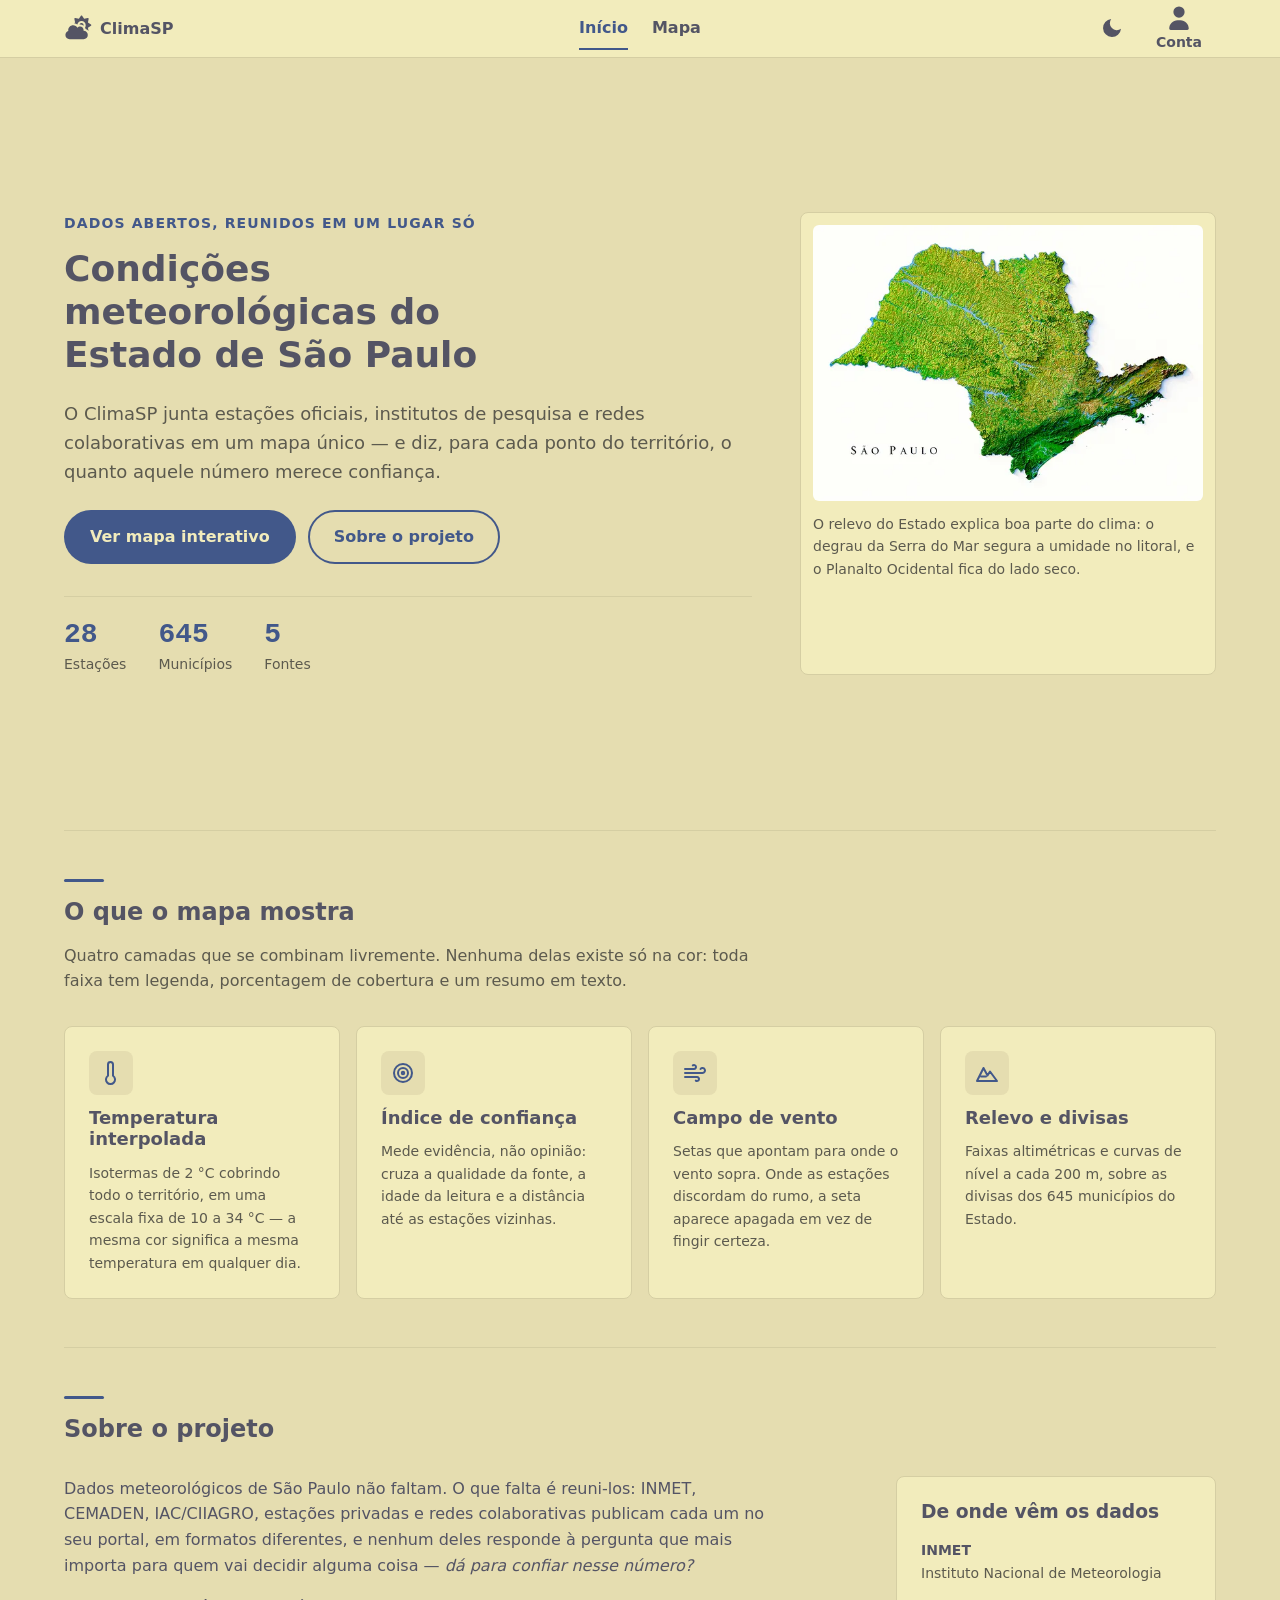
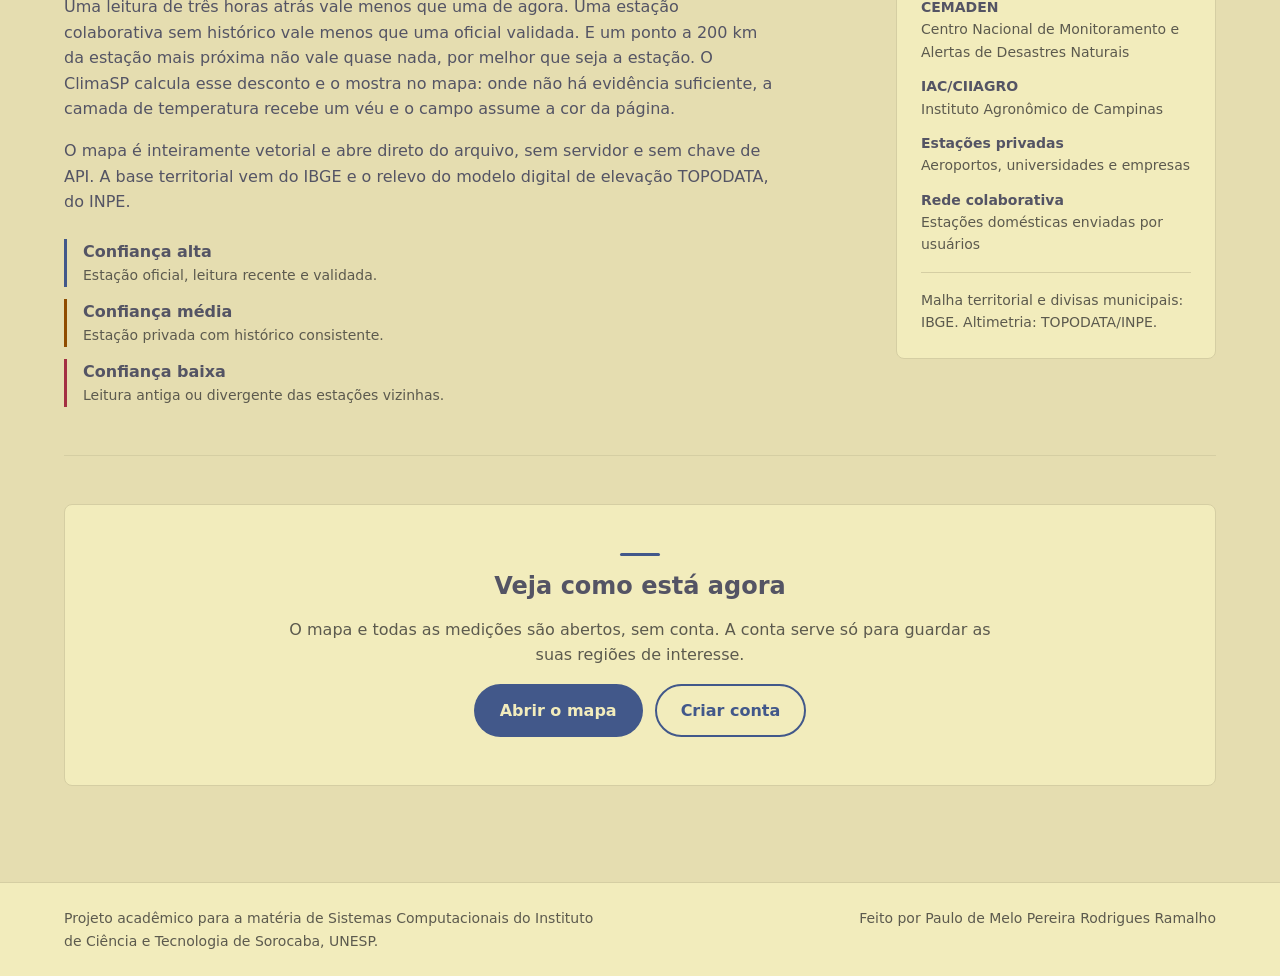
<file: index.html>
<!DOCTYPE html>
<html lang="pt-BR">
    <head>
        <meta charset="UTF-8">
        <meta name="viewport" content="width=device-width">
        <title>ClimaSP - Agregador Metereológico</title>
        <meta name="description" content="Página inicial do ClimaSP, o site agregador de dados metereológicos de São Paulo">
        <link rel="stylesheet" href="./assets/css/themes.css">
        <link rel="stylesheet" href="./assets/css/style.css">
        <link rel="stylesheet" href="./assets/css/home.css">
        <script src="./assets/js/script.js" defer></script>
    </head>
    <body>
        <header class="site-header">
            <a class="site-brand" href="./index.html">
                <svg xmlns="http://www.w3.org/2000/svg" viewBox="0 0 640 512" aria-hidden="true" focusable="false"><!--!Font Awesome Free v7.3.1 by @fontawesome - https://fontawesome.com License - https://fontawesome.com/license/free Copyright 2026 Fonticons, Inc.--><path d="M208.3 192c43.1 0 80.5 24.4 99.2 60.1 14.7-17.2 36.4-28.1 60.8-28.1 44.2 0 80 35.8 80 80 0 5.5-.6 10.9-1.6 16 .5 0 1.1 0 1.6 0 53 0 96 43 96 96s-43 96-96 96l-320 0c-53 0-96-43-96-96 0-42.5 27.7-78.5 66-91.2-1.3-6.8-2-13.7-2-20.8 0-61.9 50.1-112 112-112zm192-223.8c5.3 0 10.3 2.7 13.3 7.1l47.3 70.4 83.3-16.3c5.2-1 10.6 .7 14.3 4.4 3.8 3.8 5.4 9.2 4.4 14.4l-16.3 83.3 70.4 47.3c4.4 3 7.1 8 7.1 13.3 0 5.3-2.6 10.3-7 13.2l-70.4 47.3 14.5 74.2c-17.2-21.7-40.4-38.4-67.2-47.3-2.5-12.7-6.9-24.6-12.8-35.7 9.6-14.9 15.2-32.7 15.2-51.7 0-53-43-96-96-96-47.9 0-87.6 35.1-94.8 80.9-20.9-16-45.9-27-73.1-31.1l21.5-14.5-16.3-83.2-.3-2c-.3-4.6 1.3-9.1 4.6-12.4 3.8-3.8 9.2-5.4 14.4-4.4l83.3 16.3 47.3-70.4 1.2-1.6c3-3.5 7.4-5.5 12.1-5.5zm0 175.8c26.5 0 48 21.5 48 48 0 3.8-.5 7.6-1.4 11.1-21.7-16.9-48.9-27.1-78.6-27.1-4.6 0-9.1 .2-13.5 .7 6.4-19 24.3-32.7 45.5-32.7z"/></svg>
                <span class="site-brand-name">ClimaSP</span>
            </a>
            <nav class="site-nav" aria-label="Navegação principal">
                <ul class="site-nav-list" role="list">
                    <li><a href="index.html" aria-current="page">Início</a></li>
                    <li><a href="./pages/map.html">Mapa</a></li>
                </ul>
            </nav>

            <div class="site-header-actions">
                <button class="theme-toggle" id="theme-toggle" type="button" aria-label="Alterar tema" title="Alterar tema">
                    <!-- Sun Icon (shown in dark mode) -->
                    <svg class="theme-icon theme-icon-sun" xmlns="http://www.w3.org/2000/svg" viewBox="0 0 24 24" aria-hidden="true" focusable="false">
                        <circle cx="12" cy="12" r="5" fill="none" stroke="currentColor" stroke-width="2"/>
                        <path stroke="currentColor" stroke-width="2" stroke-linecap="round" d="M12 1v2m0 18v2M4.22 4.22l1.42 1.42m12.72 12.72l1.42 1.42M1 12h2m18 0h2M4.22 19.78l1.42-1.42M18.36 5.64l1.42-1.42"/>
                    </svg>
                    <!-- Moon Icon (shown in light mode) -->
                    <svg class="theme-icon theme-icon-moon" xmlns="http://www.w3.org/2000/svg" viewBox="0 0 24 24" aria-hidden="true" focusable="false">
                        <path fill="currentColor" d="M21 12.79A9 9 0 1 1 11.21 3 7 7 0 0 0 21 12.79z"/>
                    </svg>

                </button>
                <div class="site-account">
                    <button class="site-account-toggle" type="button"
                        id="account-toggle"
                        aria-haspopup="true"
                        aria-expanded="false"
                        aria-controls="account-menu">
                        <svg xmlns="http://www.w3.org/2000/svg" viewBox="0 0 448 512" aria-hidden="true" focusable="false"><!--!Font Awesome Free v7.3.1 by @fontawesome - https://fontawesome.com License - https://fontawesome.com/license/free Copyright 2026 Fonticons, Inc.--><path d="M224 248a120 120 0 1 0 0-240 120 120 0 1 0 0 240zm-29.7 56C95.8 304 16 383.8 16 482.3 16 498.7 29.3 512 45.7 512l356.6 0c16.4 0 29.7-13.3 29.7-29.7 0-98.5-79.8-178.3-178.3-178.3l-59.4 0z"/></svg>
                        <span class="site-account-name">Conta</span>
                    </button>

                    <ul class="site-account-menu" id="account-menu" role="list" hidden>
                        <li><a href="./pages/login.html">Entrar</a></li>
                        <li><a href="./pages/signup.html">Criar conta</a></li>
                    </ul>
                </div>
            </div>

        </header>

        <main id="content">
             <section class="hero" aria-labelledby="hero-heading">
                <div class="hero-content">
                    <p class="hero-olho">Dados abertos, reunidos em um lugar só</p>
                    <h1 id="hero-heading">Condições meteorológicas do Estado de São Paulo</h1>
                    <p class="hero-lede">
                        O ClimaSP junta estações oficiais, institutos de pesquisa e redes
                        colaborativas em um mapa único — e diz, para cada ponto do
                        território, o quanto aquele número merece confiança.
                    </p>
                    <p class="hero-actions">
                        <a class="btn btn-primary" href="./pages/map.html">Ver mapa interativo</a>
                        <a class="btn btn-secondary" href="#sobre-heading">Sobre o projeto</a>
                    </p>
 
                    <!-- dl porque cada numero e o valor de um rotulo: e uma lista de
                         pares, nao uma lista de itens soltos. -->
                    <dl class="hero-numeros">
                        <div class="numero">
                            <dt>Estações</dt>
                            <dd>28</dd>
                        </div>
                        <div class="numero">
                            <dt>Municípios</dt>
                            <dd>645</dd>
                        </div>
                        <div class="numero">
                            <dt>Fontes</dt>
                            <dd>5</dd>
                        </div>
                    </dl>
                </div>
 
                <figure class="hero-figura">
                    <img class="hero-ilustracao"
                    src="assets/img/sao-paulo-800.webp"
                    srcset="assets/img/sao-paulo-600.webp 600w,
                    assets/img/sao-paulo-800.webp 800w"
                    sizes="(min-width: 64em) 26rem, 100vw"
                    alt="Mapa de relevo sombreado do Estado de São Paulo. O degrau da
                    Serra do Mar acompanha o litoral, a Mantiqueira se destaca no
                    nordeste e o Planalto Ocidental desce suavemente até a divisa
                    com o Mato Grosso do Sul."
                    width="800" height="566"
                    fetchpriority="high" decoding="async">
                    <figcaption>
                        O relevo do Estado explica boa parte do clima: o degrau da Serra
                        do Mar segura a umidade no litoral, e o Planalto Ocidental fica
                        do lado seco.
                    </figcaption>
                </figure>
            </section>
 
            <section class="secao recursos" aria-labelledby="recursos-heading">
                <h2 class="secao-titulo" id="recursos-heading">O que o mapa mostra</h2>
                <p class="secao-lede">
                    Quatro camadas que se combinam livremente. Nenhuma delas existe só
                    na cor: toda faixa tem legenda, porcentagem de cobertura e um
                    resumo em texto.
                </p>
 
                <ul class="cartoes" role="list">
                    <li>
                        <article class="cartao">
                            <span class="cartao-icone" aria-hidden="true">
                                <svg xmlns="http://www.w3.org/2000/svg" viewBox="0 0 24 24" fill="none"
                                    stroke="currentColor" stroke-width="2" stroke-linecap="round" stroke-linejoin="round">
                                    <path d="M14 14.76V3.5a2.5 2.5 0 0 0-5 0v11.26a4.5 4.5 0 1 0 5 0z"/>
                                </svg>
                            </span>
                            <h3>Temperatura interpolada</h3>
                            <p>
                                Isotermas de 2 °C cobrindo todo o território, em uma escala
                                fixa de 10 a 34 °C — a mesma cor significa a mesma
                                temperatura em qualquer dia.
                            </p>
                        </article>
                    </li>
 
                    <li>
                        <article class="cartao">
                            <span class="cartao-icone" aria-hidden="true">
                                <svg xmlns="http://www.w3.org/2000/svg" viewBox="0 0 24 24" fill="none"
                                    stroke="currentColor" stroke-width="2" stroke-linecap="round" stroke-linejoin="round">
                                    <circle cx="12" cy="12" r="9"/>
                                    <circle cx="12" cy="12" r="5"/>
                                    <circle cx="12" cy="12" r="1.2"/>
                                </svg>
                            </span>
                            <h3>Índice de confiança</h3>
                            <p>
                                Mede evidência, não opinião: cruza a qualidade da fonte, a
                                idade da leitura e a distância até as estações vizinhas.
                            </p>
                        </article>
                    </li>
 
                    <li>
                        <article class="cartao">
                            <span class="cartao-icone" aria-hidden="true">
                                <svg xmlns="http://www.w3.org/2000/svg" viewBox="0 0 24 24" fill="none"
                                    stroke="currentColor" stroke-width="2" stroke-linecap="round" stroke-linejoin="round">
                                    <path d="M9.8 4.4A2 2 0 1 1 11 8H2"/>
                                    <path d="M17.5 8a2.5 2.5 0 1 1 2 4H2"/>
                                    <path d="M12.8 19.6A2 2 0 1 0 14 16H2"/>
                                </svg>
                            </span>
                            <h3>Campo de vento</h3>
                            <p>
                                Setas que apontam para onde o vento sopra. Onde as estações
                                discordam do rumo, a seta aparece apagada em vez de
                                fingir certeza.
                            </p>
                        </article>
                    </li>
 
                    <li>
                        <article class="cartao">
                            <span class="cartao-icone" aria-hidden="true">
                                <svg xmlns="http://www.w3.org/2000/svg" viewBox="0 0 24 24" fill="none"
                                    stroke="currentColor" stroke-width="2" stroke-linecap="round" stroke-linejoin="round">
                                    <path d="m2 20 6.5-13 4 7.5 2.5-4 7 9.5z"/>
                                    <path d="M6 15.5h5"/>
                                </svg>
                            </span>
                            <h3>Relevo e divisas</h3>
                            <p>
                            Faixas altimétricas e curvas de nível a cada 200 m, sobre as
                            divisas dos 645 municípios do Estado.
                            </p>
                        </article>
                    </li>
                </ul>
            </section>

            <section class="secao sobre" aria-labelledby="sobre-heading">
                <!-- tabindex="-1" para que o botao do hero leve o foco ate aqui, e
                    nao apenas a rolagem: sem ele, quem navega por teclado continua
                    com o foco no botao la em cima. -->
                    <h2 class="secao-titulo" id="sobre-heading" tabindex="-1">Sobre o projeto</h2>

                    <div class="sobre-layout">
                        <div class="sobre-texto">
                            <p>
                            Dados meteorológicos de São Paulo não faltam. O que falta é
                            reuni-los: INMET, CEMADEN, IAC/CIIAGRO, estações privadas e redes
                            colaborativas publicam cada um no seu portal, em formatos
                            diferentes, e nenhum deles responde à pergunta que mais importa
                            para quem vai decidir alguma coisa — <em>dá para confiar nesse
                                número?</em>
                            </p>
                            <p>
                            Uma leitura de três horas atrás vale menos que uma de agora. Uma
                            estação colaborativa sem histórico vale menos que uma oficial
                            validada. E um ponto a 200 km da estação mais próxima não vale
                            quase nada, por melhor que seja a estação. O ClimaSP calcula esse
                            desconto e o mostra no mapa: onde não há evidência suficiente, a
                            camada de temperatura recebe um véu e o campo assume a cor da
                            página.
                            </p>
                            <p>
                            O mapa é inteiramente vetorial e abre direto do arquivo, sem
                            servidor e sem chave de API. A base territorial vem do IBGE e o
                            relevo do modelo digital de elevação TOPODATA, do INPE.
                            </p>

                            <dl class="niveis">
                                <div class="nivel nivel-alta">
                                    <dt>Confiança alta</dt>
                                    <dd>Estação oficial, leitura recente e validada.</dd>
                                </div>
                                <div class="nivel nivel-media">
                                    <dt>Confiança média</dt>
                                    <dd>Estação privada com histórico consistente.</dd>
                                </div>
                                <div class="nivel nivel-baixa">
                                    <dt>Confiança baixa</dt>
                                    <dd>Leitura antiga ou divergente das estações vizinhas.</dd>
                                </div>
                            </dl>
                        </div>

                        <aside class="sobre-aside" aria-labelledby="fontes-heading">
                            <h3 id="fontes-heading">De onde vêm os dados</h3>
                            <ul class="fontes" role="list">
                                <li><strong>INMET</strong> Instituto Nacional de Meteorologia</li>
                                <li><strong>CEMADEN</strong> Centro Nacional de Monitoramento e Alertas de Desastres Naturais</li>
                                <li><strong>IAC/CIIAGRO</strong> Instituto Agronômico de Campinas</li>
                                <li><strong>Estações privadas</strong> Aeroportos, universidades e empresas</li>
                                <li><strong>Rede colaborativa</strong> Estações domésticas enviadas por usuários</li>
                            </ul>
                            <p class="fontes-nota">
                            Malha territorial e divisas municipais: IBGE.
                            Altimetria: TOPODATA/INPE.
                            </p>
                        </aside>
                    </div>
            </section>

            <section class="secao" aria-labelledby="cta-heading">
                <div class="chamada">
                    <h2 class="secao-titulo" id="cta-heading">Veja como está agora</h2>
                    <p>
                    O mapa e todas as medições são abertos, sem conta. A conta serve só
                    para guardar as suas regiões de interesse.
                    </p>
                    <p class="hero-actions">
                    <a class="btn btn-primary" href="./pages/map.html">Abrir o mapa</a>
                    <a class="btn btn-secondary" href="./pages/signup.html">Criar conta</a>
                    </p>
                </div>
            </section>
        </main>

        <footer class="site-footer">
            <div class="footer-inner">
                <p>Projeto acadêmico para a matéria de Sistemas Computacionais do Instituto de Ciência e Tecnologia de Sorocaba, UNESP.</p>
                <p>Feito por Paulo de Melo Pereira Rodrigues Ramalho</p>
            </div>
        </footer>

    </body>
</html>
</file>
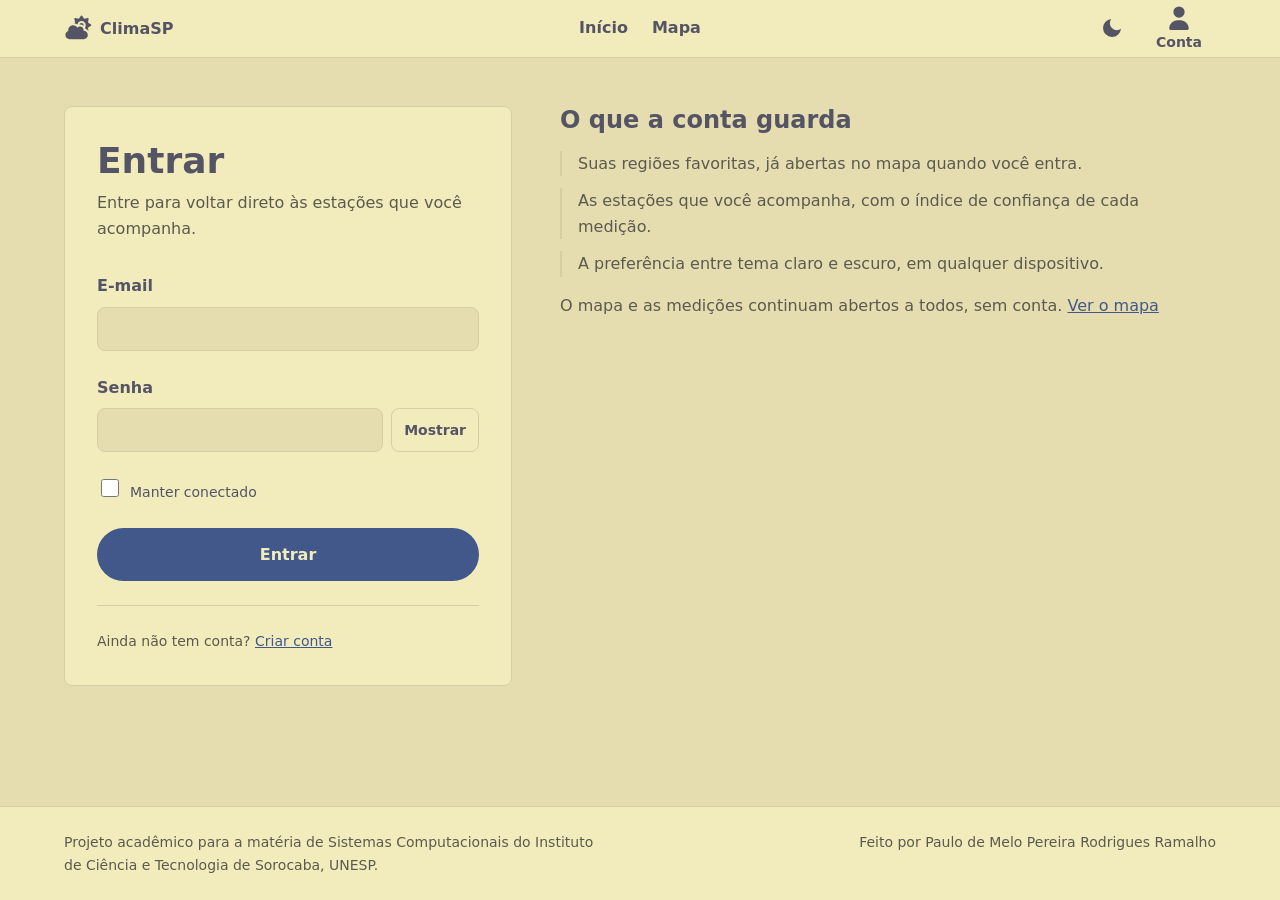
<file: pages/login.html>
<!DOCTYPE html>
<html lang="pt-BR">
    <head>
        <meta charset="UTF-8">
        <meta name="viewport" content="width=device-width, initial-scale=1">
        <title>Entrar - ClimaSP</title>
        <meta name="description" content="Entre na sua conta do ClimaSP para salvar regiões de interesse e acompanhar as estações meteorológicas do Estado de São Paulo.">
        <link rel="stylesheet" href="../assets/css/themes.css">
        <link rel="stylesheet" href="../assets/css/style.css">
        <link rel="stylesheet" href="../assets/css/auth.css">
        <script src="../assets/js/script.js" defer></script>
        <script src="../assets/js/auth.js" defer></script>
    </head>
    <body>
        <header class="site-header">
            <a class="site-brand" href="../index.html">
                <svg xmlns="http://www.w3.org/2000/svg" viewBox="0 0 640 512" aria-hidden="true" focusable="false"><!--!Font Awesome Free v7.3.1 by @fontawesome - https://fontawesome.com License - https://fontawesome.com/license/free Copyright 2026 Fonticons, Inc.--><path d="M208.3 192c43.1 0 80.5 24.4 99.2 60.1 14.7-17.2 36.4-28.1 60.8-28.1 44.2 0 80 35.8 80 80 0 5.5-.6 10.9-1.6 16 .5 0 1.1 0 1.6 0 53 0 96 43 96 96s-43 96-96 96l-320 0c-53 0-96-43-96-96 0-42.5 27.7-78.5 66-91.2-1.3-6.8-2-13.7-2-20.8 0-61.9 50.1-112 112-112zm192-223.8c5.3 0 10.3 2.7 13.3 7.1l47.3 70.4 83.3-16.3c5.2-1 10.6 .7 14.3 4.4 3.8 3.8 5.4 9.2 4.4 14.4l-16.3 83.3 70.4 47.3c4.4 3 7.1 8 7.1 13.3 0 5.3-2.6 10.3-7 13.2l-70.4 47.3 14.5 74.2c-17.2-21.7-40.4-38.4-67.2-47.3-2.5-12.7-6.9-24.6-12.8-35.7 9.6-14.9 15.2-32.7 15.2-51.7 0-53-43-96-96-96-47.9 0-87.6 35.1-94.8 80.9-20.9-16-45.9-27-73.1-31.1l21.5-14.5-16.3-83.2-.3-2c-.3-4.6 1.3-9.1 4.6-12.4 3.8-3.8 9.2-5.4 14.4-4.4l83.3 16.3 47.3-70.4 1.2-1.6c3-3.5 7.4-5.5 12.1-5.5zm0 175.8c26.5 0 48 21.5 48 48 0 3.8-.5 7.6-1.4 11.1-21.7-16.9-48.9-27.1-78.6-27.1-4.6 0-9.1 .2-13.5 .7 6.4-19 24.3-32.7 45.5-32.7z"/></svg>
                <span class="site-brand-name">ClimaSP</span>
            </a>
            <nav class="site-nav" aria-label="Navegação principal">
                <ul class="site-nav-list" role="list">
                    <li><a href="../index.html">Início</a></li>
                    <li><a href="./map.html">Mapa</a></li>
                </ul>
            </nav>

            <div class="site-header-actions">
                <button class="theme-toggle" id="theme-toggle" type="button" aria-label="Alterar tema" title="Alterar tema">
                    <!-- Sun Icon (shown in dark mode) -->
                    <svg class="theme-icon theme-icon-sun" xmlns="http://www.w3.org/2000/svg" viewBox="0 0 24 24" aria-hidden="true" focusable="false">
                        <circle cx="12" cy="12" r="5" fill="none" stroke="currentColor" stroke-width="2"/>
                        <path stroke="currentColor" stroke-width="2" stroke-linecap="round" d="M12 1v2m0 18v2M4.22 4.22l1.42 1.42m12.72 12.72l1.42 1.42M1 12h2m18 0h2M4.22 19.78l1.42-1.42M18.36 5.64l1.42-1.42"/>
                    </svg>
                    <!-- Moon Icon (shown in light mode) -->
                    <svg class="theme-icon theme-icon-moon" xmlns="http://www.w3.org/2000/svg" viewBox="0 0 24 24" aria-hidden="true" focusable="false">
                        <path fill="currentColor" d="M21 12.79A9 9 0 1 1 11.21 3 7 7 0 0 0 21 12.79z"/>
                    </svg>

                </button>
                <div class="site-account">
                    <button class="site-account-toggle" type="button"
                        id="account-toggle"
                        aria-haspopup="true"
                        aria-expanded="false"
                        aria-controls="account-menu">
                        <svg xmlns="http://www.w3.org/2000/svg" viewBox="0 0 448 512" aria-hidden="true" focusable="false"><!--!Font Awesome Free v7.3.1 by @fontawesome - https://fontawesome.com License - https://fontawesome.com/license/free Copyright 2026 Fonticons, Inc.--><path d="M224 248a120 120 0 1 0 0-240 120 120 0 1 0 0 240zm-29.7 56C95.8 304 16 383.8 16 482.3 16 498.7 29.3 512 45.7 512l356.6 0c16.4 0 29.7-13.3 29.7-29.7 0-98.5-79.8-178.3-178.3-178.3l-59.4 0z"/></svg>
                        <span class="site-account-name">Conta</span>
                    </button>

                    <ul class="site-account-menu" id="account-menu" role="list" hidden>
                        <li><a href="./login.html" aria-current="page">Entrar</a></li>
                        <li><a href="./signup.html">Criar conta</a></li>
                    </ul>
                </div>
            </div>

        </header>

        <main id="content">
            <div class="auth">
                <section class="auth-card" aria-labelledby="login-heading">
                    <h1 id="login-heading">Entrar</h1>
                    <p class="auth-lede">
                        Entre para voltar direto às estações que você acompanha.
                    </p>

                    <form class="auth-form" action="#" method="post">
                        <div class="field">
                            <label class="field-label" for="email">E-mail</label>
                            <input class="field-input"
                                type="email"
                                id="email"
                                name="email"
                                autocomplete="email"
                                inputmode="email"
                                required>
                        </div>

                        <div class="field">
                            <label class="field-label" for="senha">Senha</label>
                            <div class="field-group">
                                <input class="field-input"
                                    type="password"
                                    id="senha"
                                    name="senha"
                                    autocomplete="current-password"
                                    required>
                                <button class="field-toggle" type="button" data-toggle-senha="senha" hidden>Mostrar</button>
                            </div>
                        </div>

                        <div class="auth-row">
                            <div class="field-check">
                                <input type="checkbox" id="lembrar" name="lembrar">
                                <label for="lembrar">Manter conectado</label>
                            </div>
                        </div>

                        <button class="btn btn-primary" type="submit">Entrar</button>
                        <p class="auth-aviso" id="auth-aviso" role="status" hidden></p>

                    </form>

                    <p class="auth-switch">
                        Ainda não tem conta? <a href="./signup.html">Criar conta</a>
                    </p>
                </section>

                <aside class="auth-aside" aria-labelledby="conta-heading">
                    <h2 id="conta-heading">O que a conta guarda</h2>
                    <ul class="auth-list" role="list">
                        <li>Suas regiões favoritas, já abertas no mapa quando você entra.</li>
                        <li>As estações que você acompanha, com o índice de confiança de cada medição.</li>
                        <li>A preferência entre tema claro e escuro, em qualquer dispositivo.</li>
                    </ul>
                    <p>O mapa e as medições continuam abertos a todos, sem conta. <a href="./map.html">Ver o mapa</a></p>
                </aside>
            </div>
        </main>
        <footer class="site-footer">
            <div class="footer-inner">
                <p>Projeto acadêmico para a matéria de Sistemas Computacionais do Instituto de Ciência e Tecnologia de Sorocaba, UNESP.</p>
                <p>Feito por Paulo de Melo Pereira Rodrigues Ramalho</p>
            </div>
        </footer>
    </body>
</html>
</file>
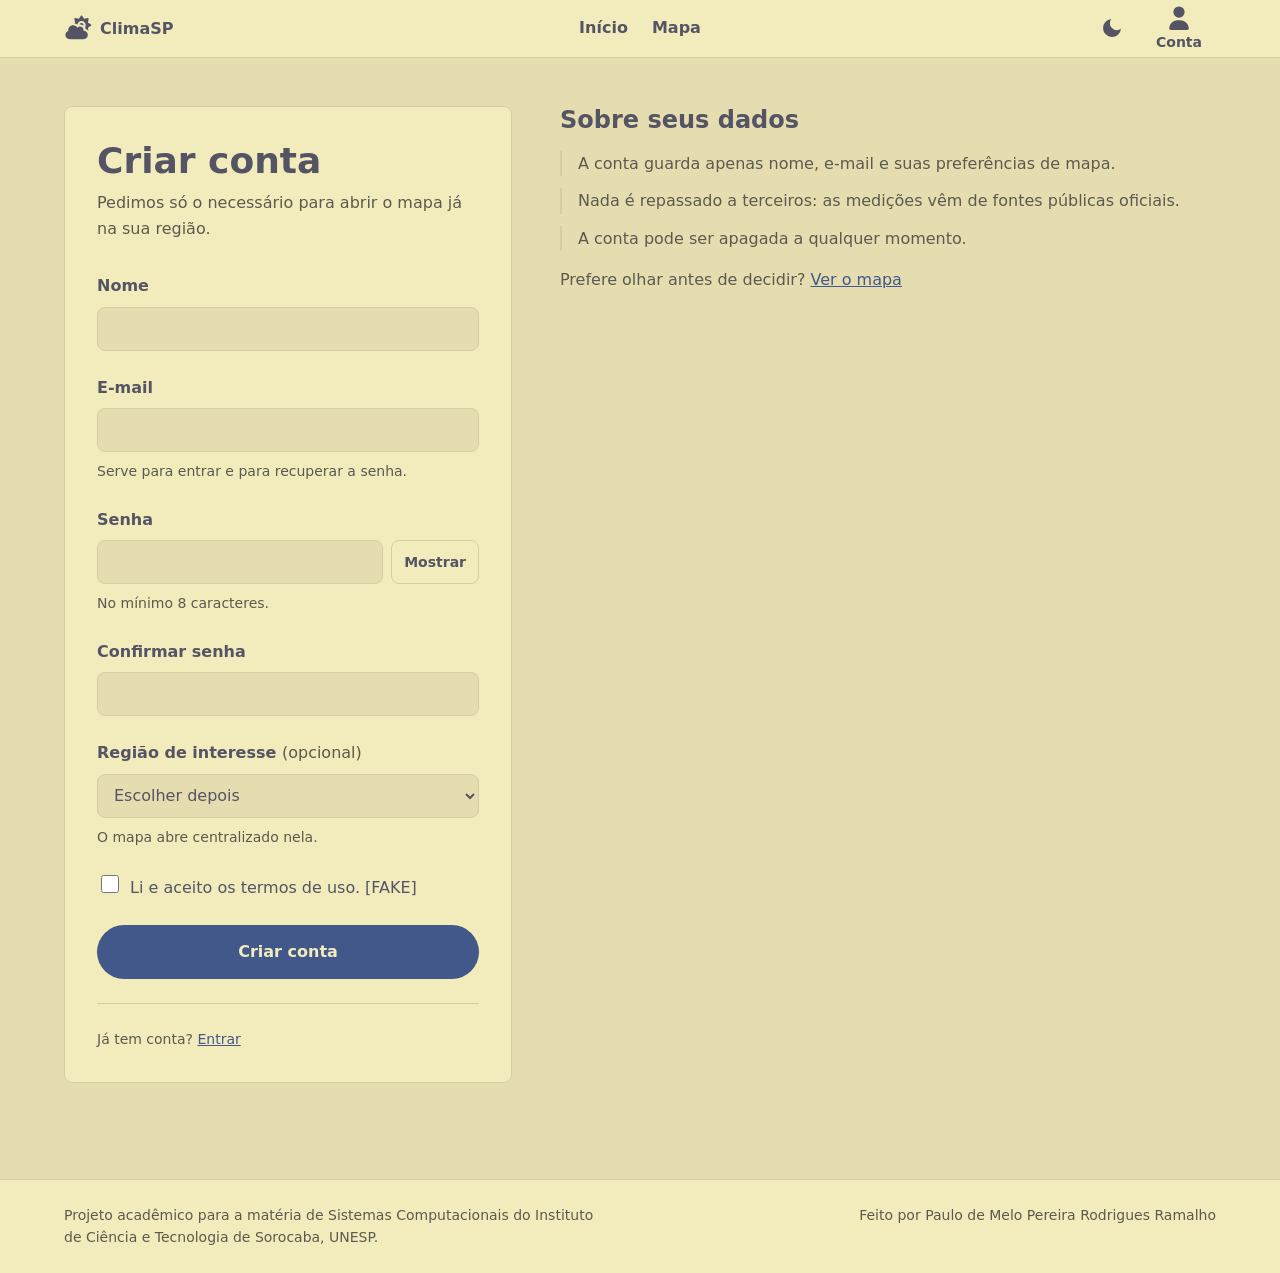
<file: pages/signup.html>
<!DOCTYPE html>
<html lang="pt-BR">
    <head>
        <meta charset="UTF-8">
        <meta name="viewport" content="width=device-width, initial-scale=1">
        <title>Criar conta - ClimaSP</title>
        <meta name="description" content="Crie sua conta no ClimaSP e acompanhe as estações meteorológicas da sua região no Estado de São Paulo.">
        <link rel="stylesheet" href="../assets/css/themes.css">
        <link rel="stylesheet" href="../assets/css/style.css">
        <link rel="stylesheet" href="../assets/css/auth.css">
        <script src="../assets/js/script.js" defer></script>
        <script src="../assets/js/auth.js" defer></script>
    </head>
    <body>
        <header class="site-header">
            <a class="site-brand" href="../index.html">
                <svg xmlns="http://www.w3.org/2000/svg" viewBox="0 0 640 512" aria-hidden="true" focusable="false"><!--!Font Awesome Free v7.3.1 by @fontawesome - https://fontawesome.com License - https://fontawesome.com/license/free Copyright 2026 Fonticons, Inc.--><path d="M208.3 192c43.1 0 80.5 24.4 99.2 60.1 14.7-17.2 36.4-28.1 60.8-28.1 44.2 0 80 35.8 80 80 0 5.5-.6 10.9-1.6 16 .5 0 1.1 0 1.6 0 53 0 96 43 96 96s-43 96-96 96l-320 0c-53 0-96-43-96-96 0-42.5 27.7-78.5 66-91.2-1.3-6.8-2-13.7-2-20.8 0-61.9 50.1-112 112-112zm192-223.8c5.3 0 10.3 2.7 13.3 7.1l47.3 70.4 83.3-16.3c5.2-1 10.6 .7 14.3 4.4 3.8 3.8 5.4 9.2 4.4 14.4l-16.3 83.3 70.4 47.3c4.4 3 7.1 8 7.1 13.3 0 5.3-2.6 10.3-7 13.2l-70.4 47.3 14.5 74.2c-17.2-21.7-40.4-38.4-67.2-47.3-2.5-12.7-6.9-24.6-12.8-35.7 9.6-14.9 15.2-32.7 15.2-51.7 0-53-43-96-96-96-47.9 0-87.6 35.1-94.8 80.9-20.9-16-45.9-27-73.1-31.1l21.5-14.5-16.3-83.2-.3-2c-.3-4.6 1.3-9.1 4.6-12.4 3.8-3.8 9.2-5.4 14.4-4.4l83.3 16.3 47.3-70.4 1.2-1.6c3-3.5 7.4-5.5 12.1-5.5zm0 175.8c26.5 0 48 21.5 48 48 0 3.8-.5 7.6-1.4 11.1-21.7-16.9-48.9-27.1-78.6-27.1-4.6 0-9.1 .2-13.5 .7 6.4-19 24.3-32.7 45.5-32.7z"/></svg>
                <span class="site-brand-name">ClimaSP</span>
            </a>
            <nav class="site-nav" aria-label="Navegação principal">
                <ul class="site-nav-list" role="list">
                    <li><a href="../index.html">Início</a></li>
                    <li><a href="./map.html">Mapa</a></li>
                </ul>
            </nav>

            <div class="site-header-actions">
                <button class="theme-toggle" id="theme-toggle" type="button" aria-label="Alterar tema" title="Alterar tema">
                    <!-- Sun Icon (shown in dark mode) -->
                    <svg class="theme-icon theme-icon-sun" xmlns="http://www.w3.org/2000/svg" viewBox="0 0 24 24" aria-hidden="true" focusable="false">
                        <circle cx="12" cy="12" r="5" fill="none" stroke="currentColor" stroke-width="2"/>
                        <path stroke="currentColor" stroke-width="2" stroke-linecap="round" d="M12 1v2m0 18v2M4.22 4.22l1.42 1.42m12.72 12.72l1.42 1.42M1 12h2m18 0h2M4.22 19.78l1.42-1.42M18.36 5.64l1.42-1.42"/>
                    </svg>
                    <!-- Moon Icon (shown in light mode) -->
                    <svg class="theme-icon theme-icon-moon" xmlns="http://www.w3.org/2000/svg" viewBox="0 0 24 24" aria-hidden="true" focusable="false">
                        <path fill="currentColor" d="M21 12.79A9 9 0 1 1 11.21 3 7 7 0 0 0 21 12.79z"/>
                    </svg>

                </button>
                <div class="site-account">
                    <button class="site-account-toggle" type="button"
                        id="account-toggle"
                        aria-haspopup="true"
                        aria-expanded="false"
                        aria-controls="account-menu">
                        <svg xmlns="http://www.w3.org/2000/svg" viewBox="0 0 448 512" aria-hidden="true" focusable="false"><!--!Font Awesome Free v7.3.1 by @fontawesome - https://fontawesome.com License - https://fontawesome.com/license/free Copyright 2026 Fonticons, Inc.--><path d="M224 248a120 120 0 1 0 0-240 120 120 0 1 0 0 240zm-29.7 56C95.8 304 16 383.8 16 482.3 16 498.7 29.3 512 45.7 512l356.6 0c16.4 0 29.7-13.3 29.7-29.7 0-98.5-79.8-178.3-178.3-178.3l-59.4 0z"/></svg>
                        <span class="site-account-name">Conta</span>
                    </button>

                    <ul class="site-account-menu" id="account-menu" role="list" hidden>
                        <li><a href="./login.html">Entrar</a></li>
                        <li><a href="./signup.html" aria-current="page">Criar conta</a></li>
                    </ul>
                </div>
            </div>

        </header>

        <main id="content">
            <div class="auth">
                <section class="auth-card" aria-labelledby="signup-heading">
                    <h1 id="signup-heading">Criar conta</h1>
                    <p class="auth-lede">
                        Pedimos só o necessário para abrir o mapa já na sua região.
                    </p>

                    <form class="auth-form" action="#" method="post">
                        <div class="field">
                            <label class="field-label" for="nome">Nome</label>
                            <input class="field-input"
                                type="text"
                                id="nome"
                                name="nome"
                                autocomplete="name"
                                required>
                        </div>

                        <div class="field">
                            <label class="field-label" for="email">E-mail</label>
                            <input class="field-input"
                                type="email"
                                id="email"
                                name="email"
                                autocomplete="email"
                                inputmode="email"
                                aria-describedby="email-ajuda"
                                required>
                            <p class="field-hint" id="email-ajuda">Serve para entrar e para recuperar a senha.</p>
                        </div>

                        <div class="field">
                            <label class="field-label" for="senha">Senha</label>
                            <div class="field-group">
                                <input class="field-input"
                                    type="password"
                                    id="senha"
                                    name="senha"
                                    autocomplete="new-password"
                                    minlength="8"
                                    aria-describedby="senha-ajuda"
                                    required>
                                <button class="field-toggle" type="button" data-toggle-senha="senha" hidden>Mostrar</button>
                            </div>
                            <p class="field-hint" id="senha-ajuda">No mínimo 8 caracteres.</p>
                        </div>

                        <div class="field">
                            <label class="field-label" for="senha-confirma">Confirmar senha</label>
                            <input class="field-input"
                                type="password"
                                id="senha-confirma"
                                name="senha-confirma"
                                autocomplete="new-password"
                                minlength="8"
                                data-confirma-senha="senha"
                                required>
                        </div>

                        <div class="field">
                            <label class="field-label" for="regiao">Região de interesse <span class="field-opcional">(opcional)</span></label>
                            <select class="field-input" id="regiao" name="regiao" aria-describedby="regiao-ajuda">
                                <option value="">Escolher depois</option>
                                <option value="rmsp">Região Metropolitana de São Paulo</option>
                                <option value="campinas">Campinas</option>
                                <option value="sorocaba">Sorocaba</option>
                                <option value="vale-paraiba">Vale do Paraíba e Litoral Norte</option>
                                <option value="baixada-santista">Baixada Santista</option>
                                <option value="registro">Registro e Vale do Ribeira</option>
                                <option value="itapeva">Itapeva</option>
                                <option value="central">Central (Araraquara e São Carlos)</option>
                                <option value="ribeirao-preto">Ribeirão Preto</option>
                                <option value="franca">Franca</option>
                                <option value="barretos">Barretos</option>
                                <option value="sao-jose-do-rio-preto">São José do Rio Preto</option>
                                <option value="aracatuba">Araçatuba</option>
                                <option value="bauru">Bauru</option>
                                <option value="marilia">Marília</option>
                                <option value="presidente-prudente">Presidente Prudente</option>
                            </select>
                            <p class="field-hint" id="regiao-ajuda">O mapa abre centralizado nela.</p>
                        </div>

                        <div class="field-check">
                            <input type="checkbox" id="termos" name="termos" required>
                            <label for="termos">Li e aceito os termos de uso. [FAKE]</label>

                        </div>

                        <button class="btn btn-primary" type="submit">Criar conta</button>
                        <p class="auth-aviso" id="auth-aviso" role="status" hidden></p>

                    </form>

                    <p class="auth-switch">
                        Já tem conta? <a href="./login.html">Entrar</a>
                    </p>
                </section>

                <aside class="auth-aside" aria-labelledby="dados-heading">
                    <h2 id="dados-heading">Sobre seus dados</h2>
                    <ul class="auth-list" role="list">
                        <li>A conta guarda apenas nome, e-mail e suas preferências de mapa.</li>
                        <li>Nada é repassado a terceiros: as medições vêm de fontes públicas oficiais.</li>
                        <li>A conta pode ser apagada a qualquer momento.</li>
                    </ul>
                    <p>Prefere olhar antes de decidir? <a href="./map.html">Ver o mapa</a></p>
                </aside>
            </div>
        </main>

        <footer class="site-footer">
            <div class="footer-inner">
                <p>Projeto acadêmico para a matéria de Sistemas Computacionais do Instituto de Ciência e Tecnologia de Sorocaba, UNESP.</p>
                <p>Feito por Paulo de Melo Pereira Rodrigues Ramalho</p>
            </div>
        </footer>
    </body>
</html>
</file>
<file: assets/css/themes.css>
/* ===================================================
        theme.css
-----------------------------------------------------
This pallete was created based on the Kanagawa theme (rebelot/kanagawa.nvim):
 - Lotus (light theme)
 - Wave (dark theme)

 This theme was created utilizing Claude IA.
=================================================== */

/* --- Wave: dark theme (default) --- */
:root,
:root[data-theme="dark"] {
    color-scheme: dark;

    --c-bg:      #1F1F28; /* sumiInk3 */
    --c-surface: #2A2A37; /* sumiInk4 */
    --c-line:    #54546D; /* sumiInk6 */
 
    --c-fg:      #DCD7BA; /* fujiWhite      — 10.96:1 sobre bg | 9.74:1 sobre surface */
    --c-muted:   #C8C093; /* oldWhite       —  8.65:1 sobre bg | 7.69:1 sobre surface */
    --c-accent:  #7E9CD8; /* crystalBlue    —  5.78:1 sobre bg | 5.14:1 sobre surface */
    --c-warn:    #E6C384; /* carpYellow     —  9.47:1 sobre bg | 8.42:1 sobre surface */
    --c-alert:   #EB7986; /* waveRed   (*)  —  5.77:1 sobre bg | 5.12:1 sobre surface */

    --c-on-accent: #1F1F28;

    /* Rampa altimetrica (200 m por faixa). Fora dos seis tons da interface de
    proposito: aqui a cor e dado, nao decoracao. */
    --relevo-0:  #2A2A37;  /* 0-200 m, igual a superficie */
    --relevo-1:  #3F5E4A;  --relevo-2:  #4F7050;  --relevo-3:  #648457;
    --relevo-4:  #7E9A5E;  --relevo-5:  #98BB6C;  --relevo-6:  #B4B06B;
    --relevo-7:  #C0A36E;  --relevo-8:  #DCA561;  --relevo-9:  #E08C5E;
    --relevo-10: #FFA066;  --relevo-11: #E6879A;  --relevo-12: #D27E99;
    --relevo-13: #C8BFA8;  --relevo-14: #DCD7BA;

    /* Rampa termica (2 C por faixa, de 10 a 34 C). Escala fixa: a mesma cor
    significa a mesma temperatura em qualquer captura. --temp-0 e "abaixo de
    12 C" e --temp-12 e "acima de 34 C". */
    --temp-0:  #4C6A93;  --temp-1:  #5F82B5;  --temp-2:  #7E9CD8;
    --temp-3:  #7FB4CA;  --temp-4:  #7AA89F;  --temp-5:  #8CAE86;
    --temp-6:  #98BB6C;  --temp-7:  #BFBB70;  --temp-8:  #E6C384;
    --temp-9:  #F2A96E;  --temp-10: #FFA066;  --temp-11: #E46876;
    --temp-12: #C34043;

    /* Escala de vento (km/h), fixa como a Beaufort. Seis faixas: calmaria,
    brisa leve, moderado, forte, muito forte, vendaval. */
    --vento-0: #717187;  --vento-1: #7E9CD8;  --vento-2: #7FB4CA;
    --vento-3: #E6C384;  --vento-4: #FFA066;  --vento-5: #E46876;

}

@media (prefers-color-scheme: light) {
  :root:not([data-theme="dark"]) {
    color-scheme: light;
 
    --c-bg:      #E5DDB0; /* lotusWhite2 */
    --c-surface: #F2ECBC; /* lotusWhite3 — painel mais claro que a pagina */
    --c-line:    #D5CEA3; /* lotusWhite0 — divisorias decorativas */
    
    --c-fg:      #545464; /* lotusInk1        — 5.41:1 sobre bg | 6.18:1 sobre surface */
    --c-muted:   #5C5A4E; /* lotusGray2  (*)  — 5.06:1 sobre bg | 5.78:1 sobre surface */
    --c-accent:  #42588A; /* lotusBlue4  (*)  — 5.11:1 sobre bg | 5.84:1 sobre surface */
    --c-warn:    #8F4C00; /* lotusOrange (*)  — 4.78:1 sobre bg | 5.47:1 sobre surface */
    --c-alert:   #A32F42; /* lotusRed    (*)  — 5.03:1 sobre bg | 5.78:1 sobre surface */
 
    /* Texto sobre superficie preenchida com --c-accent */
    --c-on-accent: #F2ECBC;

    /* Rampa altimetrica (200 m por faixa). Fora dos seis tons da interface de
    proposito: aqui a cor e dado, nao decoracao. */
    --relevo-0:  #EDE7C4;  /* 0-200 m, quase a superficie */
    --relevo-1:  #CFDCA8;  --relevo-2:  #C3D497;  --relevo-3:  #BCCB88;
    --relevo-4:  #C6C87E;  --relevo-5:  #D2C276;  --relevo-6:  #DBB56B;
    --relevo-7:  #DCA561;  --relevo-8:  #D39257;  --relevo-9:  #C67F4F;
    --relevo-10: #B36A48;  --relevo-11: #A05C46;  --relevo-12: #8E5347;
    --relevo-13: #9C7A6A;  --relevo-14: #C2B6A8;

    /* Rampa termica (2 C por faixa, de 10 a 34 C). Tons mais fechados que os
    do Wave: sobre o fundo claro do Lotus, um azul ou um verde claro demais
    deixaria de se distinguir da propria superficie. */
    --temp-0:  #3E5C8F;  --temp-1:  #4B72A3;  --temp-2:  #4E8CA2;
    --temp-3:  #5E9186;  --temp-4:  #6E8F6A;  --temp-5:  #7C8F4E;
    --temp-6:  #8D8B3F;  --temp-7:  #9C8235;  --temp-8:  #A9742A;
    --temp-9:  #B25F22;  --temp-10: #AB4A28;  --temp-11: #A32F42;
    --temp-12: #8A2438;

    /* Escala de vento (km/h), fixa como a Beaufort. Seis faixas: calmaria,
    brisa leve, moderado, forte, muito forte, vendaval. */
    --vento-0: #6E6A5C;  --vento-1: #42588A;  --vento-2: #4E8CA2;
    --vento-3: #8F6B12;  --vento-4: #AB4A28;  --vento-5: #A32F42;

  }
}

:root[data-theme="light"] {
    color-scheme: light;

    --c-bg:      #E5DDB0; /* lotusWhite2 */
    --c-surface: #F2ECBC; /* lotusWhite3 — painel mais claro que a pagina */
    --c-line:    #D5CEA3; /* lotusWhite0 — divisorias decorativas */

    --c-fg:      #545464; /* lotusInk1        — 5.41:1 sobre bg | 6.18:1 sobre surface */
    --c-muted:   #5C5A4E; /* lotusGray2  (*)  — 5.06:1 sobre bg | 5.78:1 sobre surface */
    --c-accent:  #42588A; /* lotusBlue4  (*)  — 5.11:1 sobre bg | 5.84:1 sobre surface */
    --c-warn:    #8F4C00; /* lotusOrange (*)  — 4.78:1 sobre bg | 5.47:1 sobre surface */
    --c-alert:   #A32F42; /* lotusRed    (*)  — 5.03:1 sobre bg | 5.78:1 sobre surface */

    /* Texto sobre superficie preenchida com --c-accent */
    --c-on-accent: #F2ECBC;

    --relevo-0:  #EDE7C4;  /* 0-200 m, quase a superficie */
    --relevo-1:  #CFDCA8;  --relevo-2:  #C3D497;  --relevo-3:  #BCCB88;
    --relevo-4:  #C6C87E;  --relevo-5:  #D2C276;  --relevo-6:  #DBB56B;
    --relevo-7:  #DCA561;  --relevo-8:  #D39257;  --relevo-9:  #C67F4F;
    --relevo-10: #B36A48;  --relevo-11: #A05C46;  --relevo-12: #8E5347;
    --relevo-13: #9C7A6A;  --relevo-14: #C2B6A8;

    /* Rampa termica (2 C por faixa, de 10 a 34 C). Tons mais fechados que os
    do Wave: sobre o fundo claro do Lotus, um azul ou um verde claro demais
    deixaria de se distinguir da propria superficie. */
    --temp-0:  #3E5C8F;  --temp-1:  #4B72A3;  --temp-2:  #4E8CA2;
    --temp-3:  #5E9186;  --temp-4:  #6E8F6A;  --temp-5:  #7C8F4E;
    --temp-6:  #8D8B3F;  --temp-7:  #9C8235;  --temp-8:  #A9742A;
    --temp-9:  #B25F22;  --temp-10: #AB4A28;  --temp-11: #A32F42;
    --temp-12: #8A2438;

    /* Escala de vento (km/h), fixa como a Beaufort. Seis faixas: calmaria,
    brisa leve, moderado, forte, muito forte, vendaval. */
    --vento-0: #6E6A5C;  --vento-1: #42588A;  --vento-2: #4E8CA2;
    --vento-3: #8F6B12;  --vento-4: #AB4A28;  --vento-5: #A32F42;
}
</file>
<file: assets/css/style.css>
/* ==========================================================================
   Variables (Feito por IA)
   ========================================================================== */
 
:root {
  /* Duas familias tipograficas. Pilhas nativas do sistema: zero requisicoes de rede, o que preserva o LCP e mantem o site funcional offline. */
  --font-ui: system-ui, -apple-system, "Segoe UI", Roboto, "Helvetica Neue",
    Arial, sans-serif;
  --font-num: ui-monospace, SFMono-Regular, Menlo, Consolas,
    "Liberation Mono", monospace;
 
  /* Escala tipografica fluida. Corpo nunca abaixo de 1rem (16px). */
  --fs-sm: 0.875rem;
  --fs-base: 1rem;
  --fs-lg: 1.125rem;
  --fs-h2: clamp(1.25rem, 1.05rem + 1vw, 1.5rem);
  --fs-h1: clamp(1.625rem, 1.2rem + 2vw, 2.25rem);
 
  --lh-body: 1.6;   /* dentro da faixa recomendada de 1.4 a 1.8 */
  --lh-title: 1.2;
 
  /* Escala de espacamento em multiplos de 0.25rem. Usar apenas estes
     valores mantem margens e paddings consistentes em todo o site. */
  --sp-1: 0.25rem;
  --sp-2: 0.5rem;
  --sp-3: 0.75rem;
  --sp-4: 1rem;
  --sp-5: 1.5rem;
  --sp-6: 2rem;
  --sp-7: 3rem;
 
  --radius: 0.5rem;
  --radius-pill: 999px;
  --focus-width: 3px;
 
  --measure: 70ch;  /* largura de leitura: cerca de 70 caracteres por linha */
  --wrap: 75rem;    /* largura maxima do conteudo */
}
 
/* ==========================================================================
   Reset and user preferences  (Feito por IA)
   ========================================================================== */
 
*,
*::before,
*::after {
  box-sizing: border-box;
}
 
body,
h1,
h2,
h3,
p,
ul,
figure,
dl,
dd {
  margin: 0;
  padding: 0;
}
 
/* role="list" no HTML preserva a semantica de lista, que o Safari remove
   quando list-style e none. */
ul {
  list-style: none;
}
 
img {
  max-width: 100%;
  height: auto;
}
 
/* Respeita quem pediu menos animacao no sistema operacional. */
@media (prefers-reduced-motion: reduce) {
  *,
  *::before,
  *::after {
    animation-duration: 0.01ms !important;
    animation-iteration-count: 1 !important;
    transition-duration: 0.01ms !important;
    scroll-behavior: auto !important;
  }
}
 /* ==========================================================================
        Layout
   ========================================================================== */
:root {
  /* Respiro nas bordas. Fixo em 1rem, o conteudo encostava nas laterais em
     telas de 1280 a 1440 px -- a faixa batia no teto de --wrap e sobravam
     40 px de cada lado. Com clamp o respiro acompanha a largura: 1rem no
     celular, cerca de 4rem no notebook, e no monitor largo quem manda e o
     --wrap, que ja centraliza com folga. */
  --gutter: clamp(1rem, 5vw, 5rem);
 
  /* Faixa de conteudo: largura maxima centrada, com respiro nas bordas.
     Estava repetida literalmente em quatro lugares -- rodape, home, mapa e
     autenticacao. Como variavel, muda em um lugar so. */
  --faixa: min(100% - 2 * var(--gutter), var(--wrap));
}
 
html {
    scroll-padding-block-start: var(--header-h);
}
  
body {
    font-family: var(--font-ui);
    font-size: var(--fs-base);
    line-height: var(--lh-body);
    color: var(--c-fg);
    background-color: var(--c-bg);
    min-height: 100dvh;
    display: flex;
    flex-direction: column;
}
 
main {
  flex: 1;
}
 
.site-footer > * {
  width: var(--faixa);
  margin-inline: auto;
}
   /* ==========================================================================
        Font styling
   ========================================================================== */
 
h1,
h2,
h3 {
    line-height: var(--lh-title);
    text-wrap: balance;
}
 
h1 {
    font-size: var(--fs-h1);
}
 
h2 {
    font-size: var(--fs-h2);
}
 
p {
  max-width: var(--measure);
}
 
a {
  color: var(--c-accent);
}
 
:focus-visible {
  outline: var(--focus-width) solid var(--c-accent);
  outline-offset: 2px;
}
 
/* ==========================================================================
   Header and Navbar
   ========================================================================== */
:root {
  --header-h: 3.5rem;
}
 
.site-header {
    position: sticky;
    inset-block-start: 0;
    z-index: 10;
    background-color: var(--c-surface);
    border-block-end: 1px solid var(--c-line);
 
    display: grid;
    grid-template-areas: "brand nav actions";
    grid-template-columns: 1fr auto 1fr;
    align-items: center;
    gap: var(--sp-2) var(--sp-4);
    min-height: var(--header-h);
    padding-inline: max(var(--gutter), (100% - var(--wrap)) / 2);
}
 
/* --- LOGO ---*/
.site-brand {
    grid-area: brand;
    justify-self: start;
    display: flex;
    align-items: center;
    gap: var(--sp-2);
    min-height: 2.75rem;
    color: var(--c-fg);
    text-decoration: none;
    font-weight: 700;
    white-space: nowrap;
}
 
.site-brand:hover {
    color: var(--c-accent);
}
 
.site-brand svg {
    width: 1.75rem;
    height: 1.75rem;
    flex: none;
    fill: currentColor;
}
 
/* --- CENTRAL MENU ---*/
.site-nav {
    grid-area: nav;
    justify-self: center;
}
.site-nav-list {
    display: flex;
    align-items: center;
    gap: var(--sp-5);
}
 
.site-nav-list a {
    display: flex;
    align-items: center;
    min-height: 2.75rem;         /* alvo de toque de 44px */
    color: var(--c-fg);
    text-decoration: none;
    font-weight: 600;
    white-space: nowrap;
    border-block-end: 2px solid transparent;
}
 
.site-nav-list a:hover {
    color: var(--c-accent);
    border-block-end-color: var(--c-accent);
}
 
.site-nav-list a[aria-current="page"] {
    color: var(--c-accent);
    border-block-end-color: var(--c-accent);
}
 
/* --- ACTIONS --- */
 
.site-header-actions {
    grid-area: actions;
    justify-self: end;
    display: flex;
    align-items: center;
    gap: var(--sp-2);
}
 
/* - theme toggle - */
.theme-toggle {
    display: inline-flex;
    align-items: center;
    justify-content: center;
    width: 2.75rem;
    height: 2.75rem;
    padding: var(--sp-1);
    border: 2px solid transparent;
    border-radius: var(--radius);
    background-color: transparent;
    color: var(--c-fg);
    cursor: pointer;
    transition: color 150ms ease, border-color 150ms ease, background-color 150ms ease;
}
 
.theme-toggle:hover {
    color: var(--c-accent);
    border-color: var(--c-accent);
}
 
.theme-toggle svg {
    width: 1.5rem;
    height: 1.5rem;
    flex: none;
}
 
.theme-icon-moon {
    display: none;
}
.theme-icon-sun {
    display: block;
}
 
:root[data-theme="light"] .theme-icon-sun {
    display: none;
}
:root[data-theme="light"] .theme-icon-moon {
    display: block;
}
 
/* - account - */
 
.site-account {
    position: relative;
}
 
.site-account-toggle {
    display: flex;
    flex-direction: column;
    align-items: center;
    justify-content: center;
    gap: var(--sp-1);
 
    min-width: 3.5rem;
    min-height: 2.75rem;
    padding: var(--sp-1) var(--sp-3);
    border: 2px solid transparent;
    border-radius: var(--radius);
 
    background-color: transparent;
    color: var(--c-fg);
    font: inherit;
    font-size: var(--fs-sm);
    font-weight: 600;
    line-height: 1.2;
    white-space: nowrap;
    cursor: pointer;
}
 
.site-account-toggle:hover,
.site-account-toggle[aria-expanded="true"] {
    color: var(--c-accent);
    border-color: var(--c-accent);
 
}
 
.site-account-toggle svg {
    height: 1.5rem;
    width: 1.5rem;
    flex: none;
    fill: currentColor;
}
 
/* Floating Menu */
.site-account-menu {
    position: absolute;
    inset-block-start: calc(100% + var(--sp-2));
    inset-inline-end: 0;
    z-index: 20;
 
    display: flex;
    flex-direction: column;
    min-width: 12rem;
    padding: var(--sp-2);
 
    background-color: var(--c-surface);
    border: 1px solid var(--c-line);
    border-radius: var(--radius);
}
 
.site-account-menu[hidden] {
    display: none;
}
 
.site-account-menu a {
    display: flex;
    align-items: center;
    min-height: 2.75rem;
    padding-inline: var(--sp-3);
    border-radius: var(--radius);
 
    color: var(--c-fg);
    text-decoration: none;
    font-weight: 600;
    white-space: nowrap;
}
 
.site-account-menu a:hover {
    background-color: var(--c-bg);
    color: var(--c-accent);
}
 
@media (max-width: 26em) {
    .site-header {
        gap: var(--sp-2);
    }
 
    .site-nav-list {
        gap: var(--sp-4);
    }
 
    .site-brand {
        display: none;
    }
}
 
 
 
/* ==========================================================================
   Buttons
   ========================================================================== */
 
.btn {
  display: inline-flex;
  align-items: center;
  justify-content: center;
  min-height: 2.75rem;
  padding: var(--sp-3) var(--sp-5);
  border: 2px solid transparent;
  border-radius: var(--radius-pill);
  font: inherit;
  font-weight: 600;
  text-decoration: none;
  cursor: pointer;
  transition: background-color 150ms ease, color 150ms ease,
    border-color 150ms ease;
}
 
.btn-primary {
  background-color: var(--c-accent);
  color: var(--c-on-accent);
}
 
.btn-primary:hover {
  background-color: var(--c-fg);
  color: var(--c-bg);
}
 
.btn-secondary {
  border-color: var(--c-accent);
  color: var(--c-accent);
  background-color: transparent;
}
 
.btn-secondary:hover {
  background-color: var(--c-accent);
  color: var(--c-on-accent);
}
 
/* ==========================================================================
   Footer
   ========================================================================== */
 
/* Uma faixa so: credito academico e autoria. Tudo que navega ja esta no
   cabecalho fixo, entao repetir links aqui seria ruido. */
 
.site-footer {
  margin-block-start: var(--sp-7);
  background-color: var(--c-surface);
  border-block-start: 1px solid var(--c-line);
}
 
/* O wrapper existe porque .site-footer > * ja centraliza e limita a largura:
   os paragrafos precisam de um unico pai para ficarem lado a lado. */
.footer-inner {
  display: flex;
  flex-wrap: wrap;
  align-items: baseline;
  justify-content: space-between;
  gap: var(--sp-2) var(--sp-5);
  padding-block: var(--sp-5);
  font-size: var(--fs-sm);
  color: var(--c-muted);
}
 
.footer-inner p {
  max-width: 60ch;
}
</file>
<file: assets/css/home.css>
/* ==========================================================================
   home.css — estilos exclusivos da pagina inicial (index.html)
   Depende de themes.css (variaveis --c-*) e de style.css (--sp-*, --radius,
   --faixa, .btn). Carregar sempre depois dos dois.

   Mesma divisao de map.css e auth.css: o que so a home usa nao pesa nas
   outras paginas. Os componentes compartilhados -- cabecalho, botoes,
   rodape, tipografia -- continuam em style.css.
   ========================================================================== */

/* ==========================================================================
   Faixas de conteudo
   ========================================================================== */

.hero,
.secao {
    width: var(--faixa);
    margin-inline: auto;
}

/* Ritmo unico entre as secoes: o espacamento nao varia de uma para a outra
   (criterio A1). */
.secao {
    padding-block: var(--sp-7);
    border-block-start: 1px solid var(--c-line);
}

/* ==========================================================================
   Hero
   ========================================================================== */

.hero {
    display: grid;
    gap: var(--sp-6);
    align-content: center;
    padding-block: var(--sp-7);
}

.hero-content {
    display: flex;
    flex-direction: column;
    gap: var(--sp-5);
}
 
.hero-content h1 {
    max-width: 18ch;
}

/* Sobretitulo. Caixa alta so aqui e no rodape das secoes: em bloco de texto
   ela derruba a legibilidade, em um rotulo de tres palavras nao. */
.hero-olho {
    margin-block-end: calc(var(--sp-3) * -1);
    font-size: var(--fs-sm);
    font-weight: 600;
    letter-spacing: 0.08em;
    text-transform: uppercase;
    color: var(--c-accent);
}

.hero-lede {
    font-size: var(--fs-lg);
    color: var(--c-muted);
}
 
.hero-actions {
    display: flex;
    flex-wrap: wrap;
    gap: var(--sp-3);
    max-width: none; /* anula o max-width global de p */
}

/* --- Numeros do hero --- */

.hero-numeros {
    display: flex;
    flex-wrap: wrap;
    gap: var(--sp-5) var(--sp-6);
    margin-block-start: var(--sp-2);
    padding-block-start: var(--sp-5);
    border-block-start: 1px solid var(--c-line);
}

/* O valor vem antes do rotulo na leitura visual, mas depois dele no HTML:
   column-reverse inverte a pintura sem mexer na ordem do documento, que e a
   que o leitor de tela anuncia (rotulo, depois valor). */
.numero {
    display: flex;
    flex-direction: column-reverse;
    gap: var(--sp-1);
}

.numero dd {
    font-family: var(--font-num);
    font-size: 1.75rem;
    font-weight: 700;
    line-height: 1;
    color: var(--c-accent);
}

.numero dt {
    font-size: var(--fs-sm);
    color: var(--c-muted);
}

/* --- Ilustracao --- */

/* A imagem tem fundo branco proprio. Sem a moldura em --c-surface ela vira um
   retangulo aceso no tema escuro; com ela, le-se como uma prancha sobre a
   pagina. */
.hero-figura {
    justify-self: center;
    display: flex;
    flex-direction: column;
    gap: var(--sp-3);
    padding: var(--sp-3);
    background-color: var(--c-surface);
    border: 1px solid var(--c-line);
    border-radius: var(--radius);
}

.hero-ilustracao {
    width: 100%;
    border-radius: calc(var(--radius) - 0.125rem);
}

.hero-figura figcaption {
    font-size: var(--fs-sm);
    color: var(--c-muted);
}
 
@media (min-width: 64em) {
    .hero {
        grid-template-columns: minmax(0, 1fr) minmax(0, 26rem);
        gap: var(--sp-7);
        /* Mantem o conteudo principal acima da dobra no desktop (criterio A1). */
        min-height: calc(100vh - 8rem);
    }
}

/* ==========================================================================
   Secoes da pagina inicial
   ========================================================================== */

/* Filete acima do titulo: marca o inicio da secao sem precisar de mais uma
   cor ou de mais um peso tipografico. */
.secao-titulo::before {
    content: "";
    display: block;
    width: 2.5rem;
    height: 3px;
    margin-block-end: var(--sp-4);
    border-radius: var(--radius-pill);
    background-color: var(--c-accent);
}

.secao-lede {
    margin-block-start: var(--sp-4);
    color: var(--c-muted);
}

/* --- Cartoes de recurso --- */

/* auto-fit + minmax: uma coluna no celular, duas no tablet e quatro no
   desktop, sem um breakpoint para cada caso. */
.cartoes {
    display: grid;
    grid-template-columns: repeat(auto-fit, minmax(15rem, 1fr));
    gap: var(--sp-4);
    margin-block-start: var(--sp-6);
}

.cartao {
    height: 100%;
    display: flex;
    flex-direction: column;
    gap: var(--sp-3);
    padding: var(--sp-5);
    background-color: var(--c-surface);
    border: 1px solid var(--c-line);
    border-radius: var(--radius);
    transition: border-color 150ms ease;
}

.cartao:hover {
    border-color: var(--c-accent);
}

.cartao h3 {
    font-size: var(--fs-lg);
}

.cartao p {
    font-size: var(--fs-sm);
    color: var(--c-muted);
}

.cartao-icone {
    display: flex;
    align-items: center;
    justify-content: center;
    width: 2.75rem;
    height: 2.75rem;
    border-radius: var(--radius);
    background-color: var(--c-bg);
    color: var(--c-accent);
}

.cartao-icone svg {
    width: 1.5rem;
    height: 1.5rem;
}

/* --- Sobre o projeto --- */

.sobre-layout {
    display: grid;
    gap: var(--sp-6);
    margin-block-start: var(--sp-6);
    align-items: start;
}

@media (min-width: 64em) {
    .sobre-layout {
        grid-template-columns: minmax(0, 1fr) minmax(0, 20rem);
        gap: var(--sp-7);
    }
}

.sobre-texto {
    display: flex;
    flex-direction: column;
    gap: var(--sp-4);
}

/* Os tres niveis de confianca, com as mesmas cores da legenda do mapa: quem
   leu aqui reconhece la. A barra a esquerda carrega a cor, entao o texto
   permanece em --c-fg e o contraste nao depende dela. */
.niveis {
    display: flex;
    flex-direction: column;
    gap: var(--sp-3);
    margin-block-start: var(--sp-2);
}

.nivel {
    padding-inline-start: var(--sp-4);
    border-inline-start: 3px solid var(--c-line);
}

.nivel dt {
    font-weight: 600;
}

.nivel dd {
    font-size: var(--fs-sm);
    color: var(--c-muted);
}

.nivel-alta  { border-inline-start-color: var(--c-accent); }
.nivel-media { border-inline-start-color: var(--c-warn); }
.nivel-baixa { border-inline-start-color: var(--c-alert); }

.sobre-aside {
    padding: var(--sp-5);
    background-color: var(--c-surface);
    border: 1px solid var(--c-line);
    border-radius: var(--radius);
}

.fontes {
    display: flex;
    flex-direction: column;
    gap: var(--sp-3);
    margin-block-start: var(--sp-4);
    font-size: var(--fs-sm);
    color: var(--c-muted);
}

.fontes strong {
    display: block;
    color: var(--c-fg);
}

.fontes-nota {
    margin-block-start: var(--sp-4);
    padding-block-start: var(--sp-4);
    border-block-start: 1px solid var(--c-line);
    font-size: var(--fs-sm);
    color: var(--c-muted);
}

/* --- Chamada final --- */

.chamada {
    display: flex;
    flex-direction: column;
    align-items: center;
    gap: var(--sp-4);
    padding: var(--sp-7) var(--sp-5);
    background-color: var(--c-surface);
    border: 1px solid var(--c-line);
    border-radius: var(--radius);
    text-align: center;
}

.chamada p {
    color: var(--c-muted);
}

/* O filete do titulo fica centralizado junto com o resto do bloco. */
.chamada .secao-titulo::before {
    margin-inline: auto;
}

/* ==========================================================================
   Impressao
   ========================================================================== */

@media print {
    /* 100vh vira a altura da folha: sem anular, o hero sozinho ocupa a
       primeira pagina inteira e empurra todo o resto. */
    .hero {
        min-height: 0;
        padding-block: var(--sp-5);
    }

    /* Blocos que perdem o sentido partidos ao meio por uma quebra de pagina:
       um cartao sem o titulo, um painel de fontes cortado na terceira linha. */
    .cartao,
    .sobre-aside,
    .chamada,
    .nivel,
    .hero-figura {
        break-inside: avoid;
    }

    /* Duas colunas na impressao criam uma linha de grade que nao pode ser
       partida: se o painel de fontes nao cabe no que resta da folha, a linha
       inteira pula para a proxima e deixa meia pagina em branco. Em coluna
       unica o texto flui e o painel entra logo depois. */
    .sobre-layout {
        grid-template-columns: 1fr;
    }
}
</file>
<file: assets/css/auth.css>
/* ==========================================================================
   auth.css — paginas de autenticacao (login.html e signup.html)
   Depende de themes.css (variaveis --c-*) e de style.css (--sp-*, --radius,
   .btn). Carregar sempre depois dos dois.
   ========================================================================== */

/* ==========================================================================
   Layout da pagina
   ========================================================================== */

.auth {
    width: min(100% - 2 * var(--gutter), var(--wrap));
    margin-inline: auto;
    padding-block: var(--sp-6);

    display: grid;
    gap: var(--sp-6);
    align-content: start;
}

/* Formulario a esquerda, contexto a direita: a tarefa principal fica no
   comeco da ordem de leitura e da ordem de tabulacao. */
@media (min-width: 64em) {
    .auth {
        grid-template-columns: minmax(0, 28rem) minmax(0, 1fr);
        gap: var(--sp-7);
        align-content: center;
        padding-block: var(--sp-7);
    }
}

/* ==========================================================================
   Cartao do formulario
   ========================================================================== */

.auth-card {
    padding: var(--sp-6);
    background-color: var(--c-surface);
    border: 1px solid var(--c-line);
    border-radius: var(--radius);
}

.auth-lede {
    margin-block-start: var(--sp-2);
    color: var(--c-muted);
}

.auth-form {
    display: flex;
    flex-direction: column;
    gap: var(--sp-5);
    margin-block-start: var(--sp-6);
}

/* Linha "manter conectado" + "esqueci minha senha" */
.auth-row {
    display: flex;
    flex-wrap: wrap;
    align-items: center;
    justify-content: space-between;
    gap: var(--sp-3);
    font-size: var(--fs-sm);
}

/* Aviso de funcionalidade ausente. Nao e erro de preenchimento: a cor de
   alerta ficaria mentirosa, porque o usuario nao errou nada. Fica no tom de
   destaque, como uma nota do sistema. */
.auth-aviso {
    padding: var(--sp-3) var(--sp-4);
    border-inline-start: 3px solid var(--c-accent);
    border-radius: var(--radius);
    background-color: var(--c-bg);
    font-size: var(--fs-sm);
    color: var(--c-fg);
}

/* display inicial vence o hidden do navegador quando o elemento volta a
   aparecer; a regra explicita evita depender da ordem das folhas. */
.auth-aviso[hidden] {
    display: none;
}

.auth-switch {
    margin-block-start: var(--sp-5);
    padding-block-start: var(--sp-5);
    border-block-start: 1px solid var(--c-line);
    font-size: var(--fs-sm);
    color: var(--c-muted);
}

/* ==========================================================================
   Campos
   ========================================================================== */

.field {
    display: flex;
    flex-direction: column;
    gap: var(--sp-2);
}

.field-label {
    font-weight: 600;
}

.field-opcional {
    font-weight: 400;
    color: var(--c-muted);
}

.field-input {
    width: 100%;
    min-height: 2.75rem;                    /* alvo de toque de 44px */
    padding: var(--sp-2) var(--sp-3);
    border: 1px solid var(--c-line);
    border-radius: var(--radius);

    background-color: var(--c-bg);
    color: var(--c-fg);
    font: inherit;
    font-size: var(--fs-base);              /* 16px: evita o zoom automatico no iOS */
    transition: border-color 150ms ease;
}

.field-input:hover {
    border-color: var(--c-accent);
}

/* Erro so aparece depois da interacao do usuario, nunca no carregamento. */
.field-input:user-invalid {
    border-color: var(--c-alert);
}

select.field-input {
    cursor: pointer;
}

.field-hint {
    font-size: var(--fs-sm);
    color: var(--c-muted);
}

/* Campo de senha + botao "Mostrar" na mesma linha */
.field-group {
    display: flex;
    gap: var(--sp-2);
}

.field-group .field-input {
    flex: 1;
    min-width: 0;
}

.field-toggle {
    flex: none;
    min-height: 2.75rem;
    padding-inline: var(--sp-3);
    border: 1px solid var(--c-line);
    border-radius: var(--radius);

    background-color: transparent;
    color: var(--c-fg);
    font: inherit;
    font-size: var(--fs-sm);
    font-weight: 600;
    cursor: pointer;
    transition: color 150ms ease, border-color 150ms ease;
}

.field-toggle:hover {
    color: var(--c-accent);
    border-color: var(--c-accent);
}

/* ==========================================================================
   Caixas de selecao
   ========================================================================== */

.field-check {
    display: flex;
    align-items: baseline;
    gap: var(--sp-2);
}

.field-check input {
    flex: none;
    width: 1.125rem;
    height: 1.125rem;
    accent-color: var(--c-accent);
    cursor: pointer;
}

.field-check label {
    cursor: pointer;
}

/* ==========================================================================
   Painel lateral
   ========================================================================== */

.auth-aside {
    display: flex;
    flex-direction: column;
    gap: var(--sp-4);
    max-width: var(--measure);
    color: var(--c-muted);
}

.auth-aside h2 {
    color: var(--c-fg);
}

.auth-list {
    display: flex;
    flex-direction: column;
    gap: var(--sp-3);
}

/* A barra a esquerda separa os itens sem depender de marcadores, que o
   reset global remove. */
.auth-list li {
    padding-inline-start: var(--sp-4);
    border-inline-start: 2px solid var(--c-line);
}
</file>
